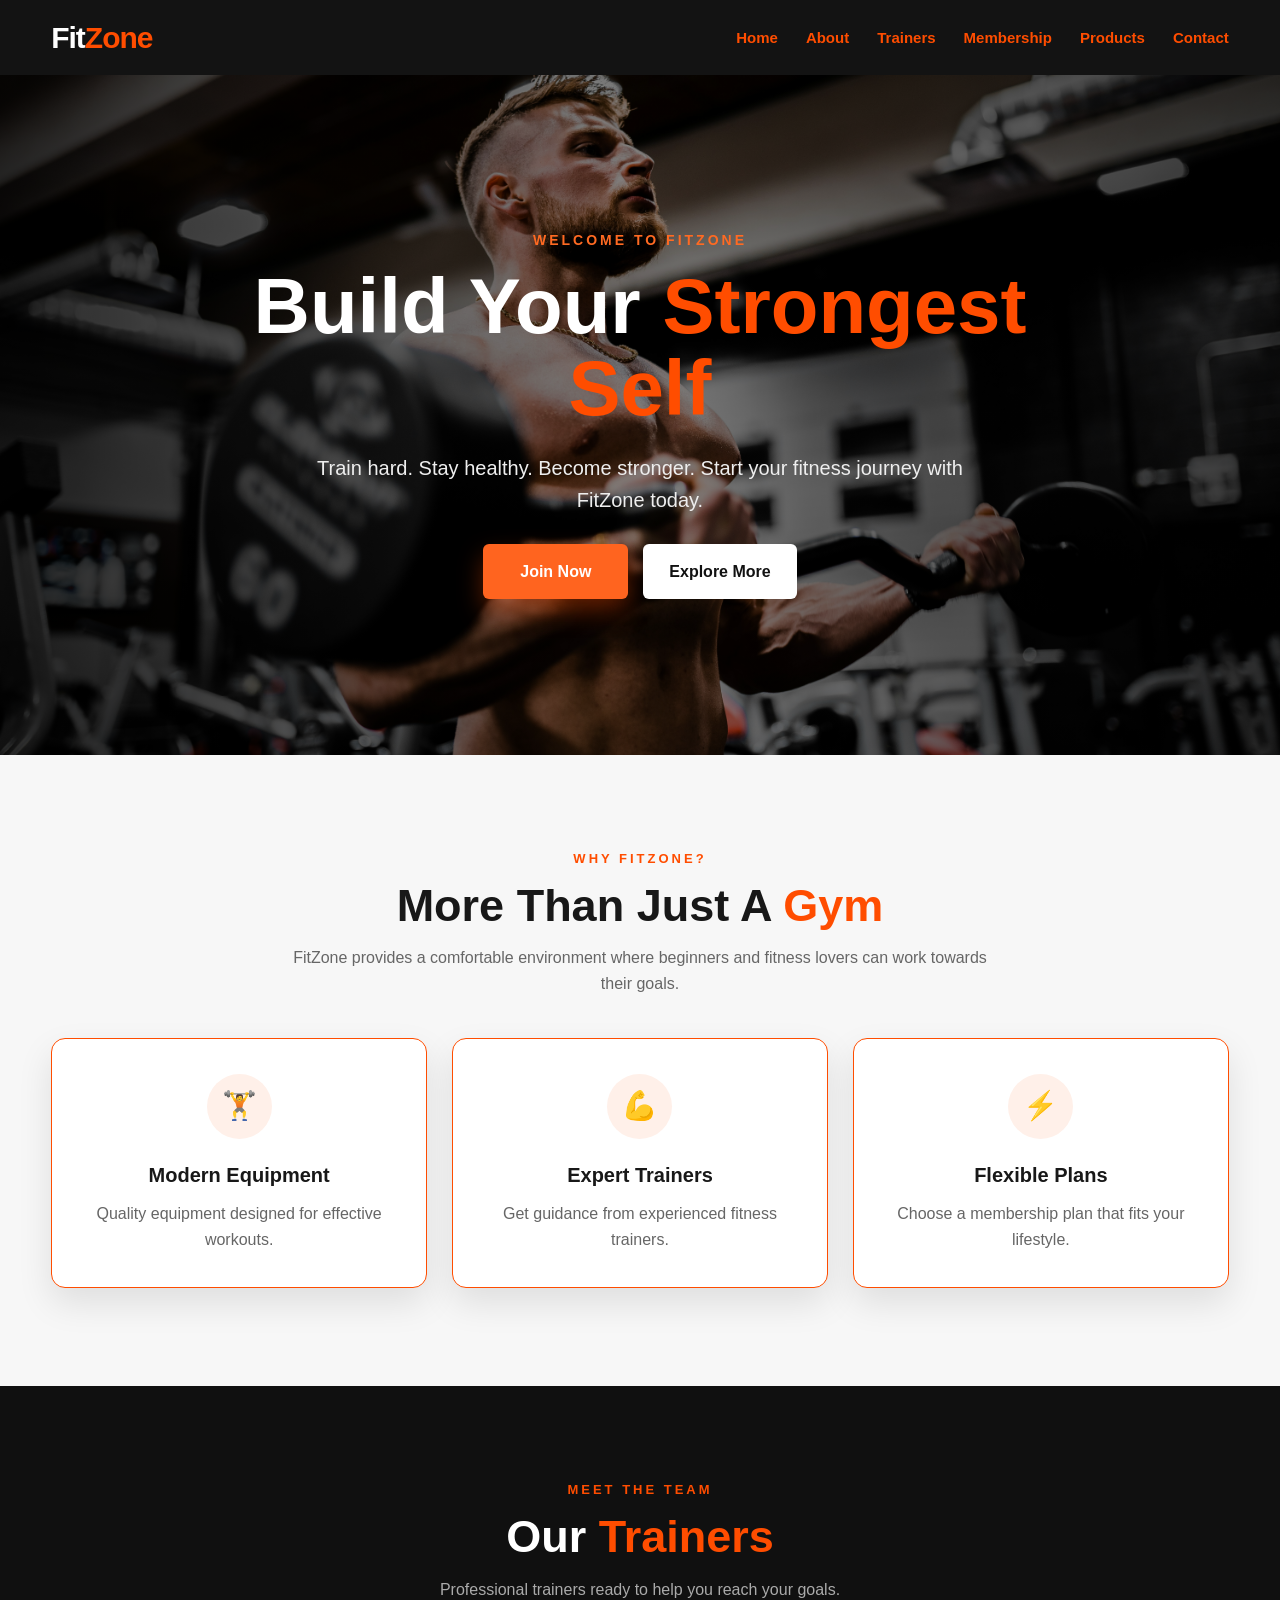
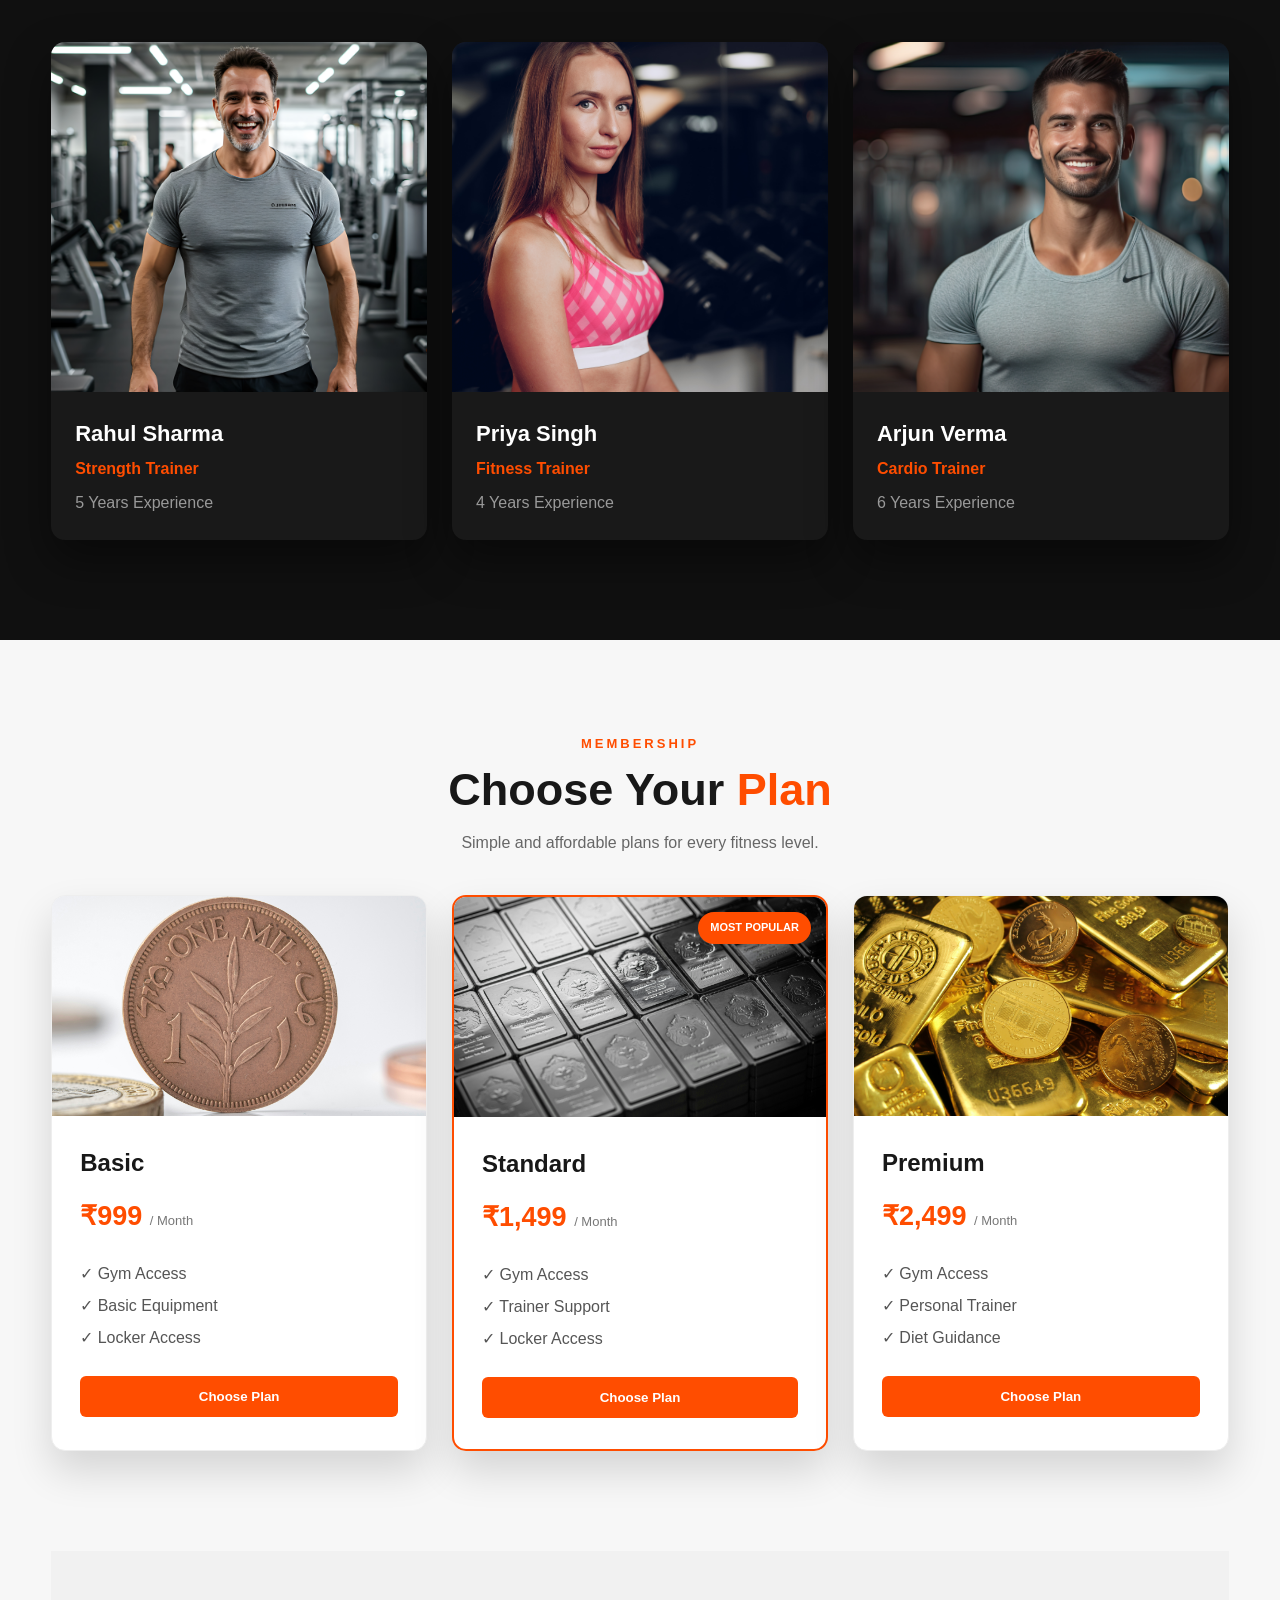
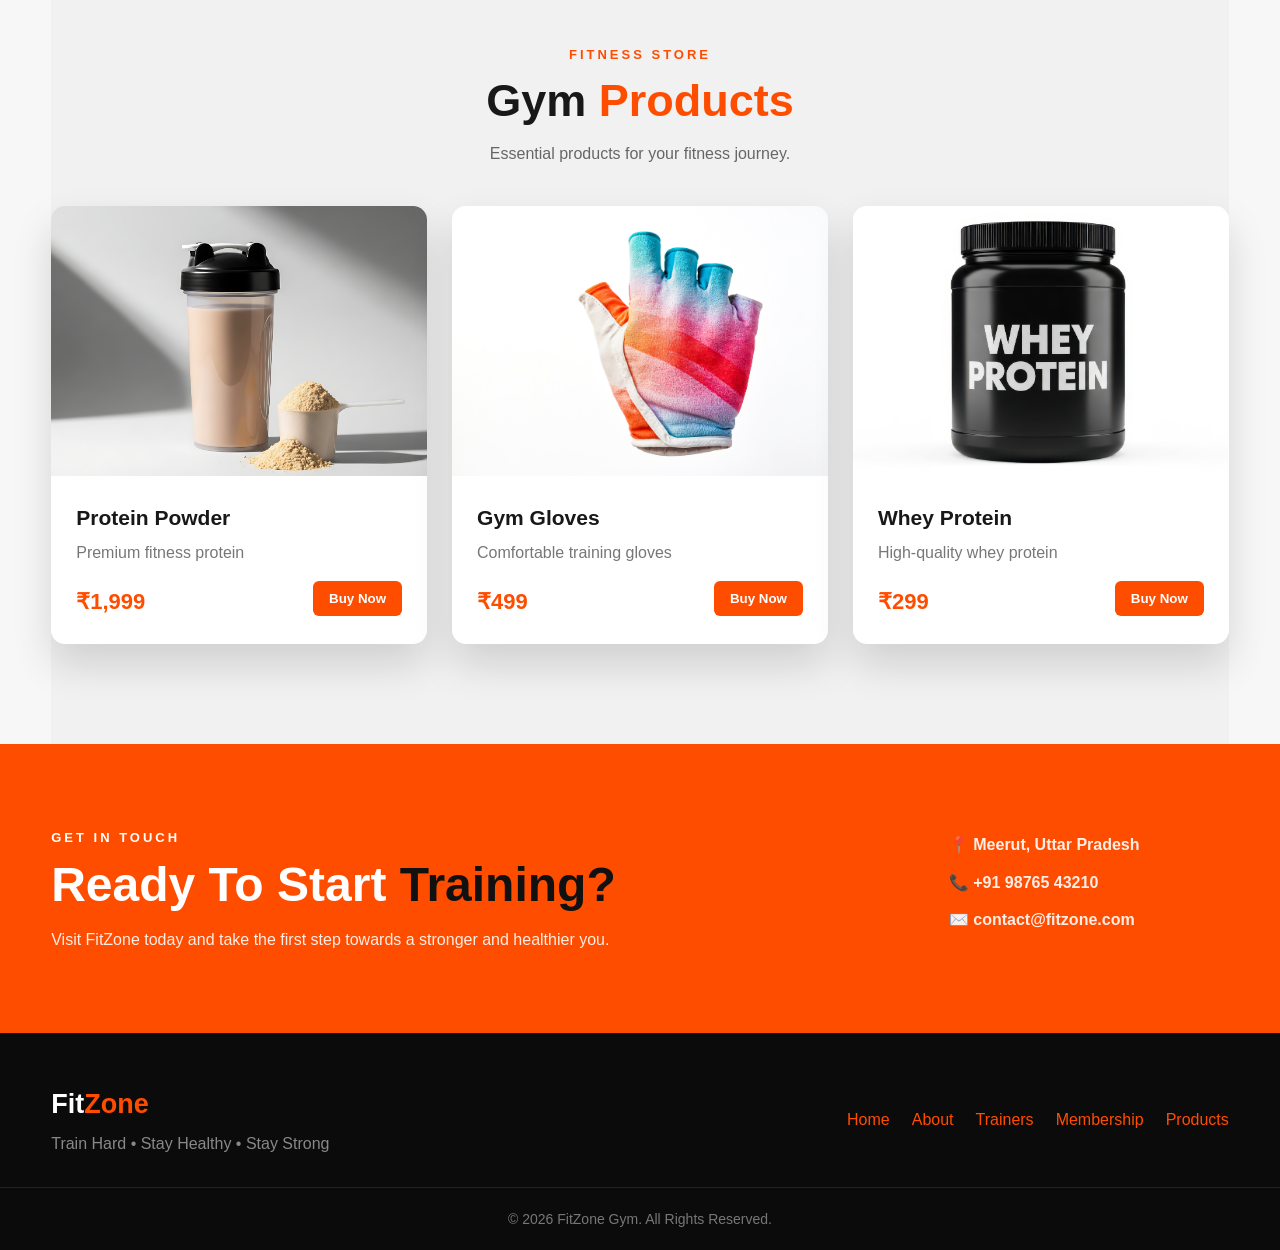
<file: gymflexapp/src/main/webapp/index.html>
<!DOCTYPE html>
<html lang="en">

<head>
    <meta charset="UTF-8">
    <meta name="viewport" content="width=device-width, initial-scale=1.0">
    <title>FitZone Gym</title>
    <link rel="stylesheet" href="style.css">
</head>

<body>

    <!-- ================= NAVBAR ================= -->
    <header id="header">
        <nav class="navbar">
            <a href="#home" class="logo">
                Fit<span>Zone</span>
            </a>
            <ul class="nav-links">
                <li><a href="#home">Home</a></li>
                <li><a href="#about">About</a></li>
                <li><a href="#trainers">Trainers</a></li>
                <li><a href="#membership">Membership</a></li>
                <li><a href="#products">Products</a></li>
                <li><a href="#contact">Contact</a></li>
            </ul>
        </nav>
    </header>

    <!-- ================= HOME ================= -->
    <section id="home" class="hero">
        <div class="hero-overlay"></div>
        <div class="hero-content">
            <span class="hero-tag">WELCOME TO FITZONE</span>
            <h1>
                Build Your
                <span>Strongest Self</span>
            </h1>
            <p>
                Train hard. Stay healthy. Become stronger.
                Start your fitness journey with FitZone today.
            </p>
            <div class="hero-buttons">
                <a href="#membership" class="btn primary-btn">
                    Join Now
                </a>
                <a href="#about" class="btn secondary-btn">
                    Explore More
                </a>
            </div>
        </div>
    </section>

    <!-- ================= ABOUT ================= -->
    <section id="about" class="section about-section">
        <div class="section-heading">
            <span>WHY FITZONE?</span>
            <h2>
                More Than Just A <strong>Gym</strong>
            </h2>
            <p>
                FitZone provides a comfortable environment where beginners
                and fitness lovers can work towards their goals.
            </p>
        </div>
        <div class="features">
            <div class="feature">
                <div class="feature-icon">🏋️</div>
                <h3>Modern Equipment</h3>
                <p>Quality equipment designed for effective workouts.</p>
            </div>
            <div class="feature">
                <div class="feature-icon">💪</div>
                <h3>Expert Trainers</h3>
                <p>Get guidance from experienced fitness trainers.</p>
            </div>
            <div class="feature">
                <div class="feature-icon">⚡</div>
                <h3>Flexible Plans</h3>
                <p>Choose a membership plan that fits your lifestyle.</p>
            </div>
        </div>
    </section>

    <!-- ================= TRAINERS ================= -->
    <section id="trainers" class="section dark-section">
        <div class="section-heading light-heading">
            <span>MEET THE TEAM</span>
            <h2>
                Our <strong>Trainers</strong>
            </h2>
            <p>Professional trainers ready to help you reach your goals.</p>
        </div>
        <div class="trainer-grid">
            <div class="trainer-card">
                <div class="trainer-image">
                    <img src="Images/gym1.jpg" alt="Rahul Sharma">
                </div>
                <div class="trainer-info">
                    <h3>Rahul Sharma</h3>
                    <span>Strength Trainer</span>
                    <p>5 Years Experience</p>
                </div>
            </div>
            <div class="trainer-card">
                <div class="trainer-image">
                    <img src="Images/gym2.jpg" alt="Priya Singh">
                </div>
                <div class="trainer-info">
                    <h3>Priya Singh</h3>
                    <span>Fitness Trainer</span>
                    <p>4 Years Experience</p>
                </div>
            </div>
            <div class="trainer-card">
                <div class="trainer-image">
                    <img src="Images/gym3.jpg" alt="Arjun Verma">
                </div>
                <div class="trainer-info">
                    <h3>Arjun Verma</h3>
                    <span>Cardio Trainer</span>
                    <p>6 Years Experience</p>
                </div>
            </div>
        </div>
    </section>

    <!-- ================= MEMBERSHIP ================= -->
    <section id="membership" class="section">
        <div class="section-heading">
            <span>MEMBERSHIP</span>
            <h2>
                Choose Your <strong>Plan</strong>
            </h2>
            <p>Simple and affordable plans for every fitness level.</p>
        </div>
        <div class="membership-grid">
            <div class="membership-card">
                <div class="membership-image">
                    <img src="Images/bronze.jpg" alt="Basic Membership">
                </div>
                <div class="membership-content">
                    <h3>Basic</h3>
                    <div class="price">
                        ₹999 <small>/ Month</small>
                    </div>
                    <ul>
                        <li>✓ Gym Access</li>
                        <li>✓ Basic Equipment</li>
                        <li>✓ Locker Access</li>
                    </ul>
                    <button class="card-btn">Choose Plan</button>
                </div>
            </div>
            <div class="membership-card featured">
                <div class="popular">MOST POPULAR</div>
                <div class="membership-image">
                    <img src="Images/silver.jpg" alt="Standard Membership">
                </div>
                <div class="membership-content">
                    <h3>Standard</h3>
                    <div class="price">
                        ₹1,499 <small>/ Month</small>
                    </div>
                    <ul>
                        <li>✓ Gym Access</li>
                        <li>✓ Trainer Support</li>
                        <li>✓ Locker Access</li>
                    </ul>
                    <button class="card-btn">Choose Plan</button>
                </div>
            </div>
            <div class="membership-card">
                <div class="membership-image">
                    <img src="Images/gold.jpg" alt="Premium Membership">
                </div>
                <div class="membership-content">
                    <h3>Premium</h3>
                    <div class="price">
                        ₹2,499 <small>/ Month</small>
                    </div>
                    <ul>
                        <li>✓ Gym Access</li>
                        <li>✓ Personal Trainer</li>
                        <li>✓ Diet Guidance</li>
                    </ul>
                    <button class="card-btn">Choose Plan</button>
                </div>
            </div>
        </div>
    </section>

    <!-- ================= PRODUCTS ================= -->
    <section id="products" class="section products-section">
        <div class="section-heading">
            <span>FITNESS STORE</span>
            <h2>
                Gym <strong>Products</strong>
            </h2>
            <p>Essential products for your fitness journey.</p>
        </div>
        <div class="product-grid">
            <div class="product-card">
                <div class="product-image">
                    <img src="Images/protein1.jpg" alt="Protein Powder">
                </div>
                <div class="product-content">
                    <h3>Protein Powder</h3>
                    <p>Premium fitness protein</p>
                    <div class="product-bottom">
                        <strong>₹1,999</strong>
                        <button class="buy-btn">Buy Now</button>
                    </div>
                </div>
            </div>
            <div class="product-card">
                <div class="product-image">
                    <img src="Images/gymgloves.jpg" alt="Gym Gloves">
                </div>
                <div class="product-content">
                    <h3>Gym Gloves</h3>
                    <p>Comfortable training gloves</p>
                    <div class="product-bottom">
                        <strong>₹499</strong>
                        <button class="buy-btn">Buy Now</button>
                    </div>
                </div>
            </div>
            <div class="product-card">
                <div class="product-image">
                    <img src="Images/wheyprotein.jpg" alt="Whey Protein">
                </div>
                <div class="product-content">
                    <h3>Whey Protein</h3>
                    <p>High-quality whey protein</p>
                    <div class="product-bottom">
                        <strong>₹299</strong>
                        <button class="buy-btn">Buy Now</button>
                    </div>
                </div>
            </div>
        </div>
    </section>

    <!-- ================= CONTACT ================= -->
    <section id="contact" class="contact-section">
        <div class="contact-container">
            <div>
                <span>GET IN TOUCH</span>
                <h2>
                    Ready To Start
                    <strong>Training?</strong>
                </h2>
                <p>
                    Visit FitZone today and take the first step
                    towards a stronger and healthier you.
                </p>
            </div>
            <div class="contact-details">
                <p>📍 Meerut, Uttar Pradesh</p>
                <p>📞 +91 98765 43210</p>
                <p>✉️ contact@fitzone.com</p>
            </div>
        </div>
    </section>

    <!-- ================= FOOTER ================= -->
    <footer>
        <div class="footer-content">
            <div class="footer-brand">
                <h3>Fit<span>Zone</span></h3>
                <p>Train Hard • Stay Healthy • Stay Strong</p>
            </div>
            <div class="footer-links">
                <a href="#home">Home</a>
                <a href="#about">About</a>
                <a href="#trainers">Trainers</a>
                <a href="#membership">Membership</a>
                <a href="#products">Products</a>
            </div>
        </div>
        <div class="footer-bottom">
            <p>© 2026 FitZone Gym. All Rights Reserved.</p>
        </div>
    </footer>

    <script src="javascript.js"></script>
</body>

</html>
</file>
<file: gymflexapp/src/main/webapp/style.css>
* {
    margin: 0;
    padding: 0;
    box-sizing: border-box;
}

html {
    scroll-behavior: smooth;
}

body {
    font-family: Arial, Helvetica, sans-serif;
    line-height: 1.6;
    background: #f7f7f7;
    color: #181818;
}

img {
    width: 100%;
    display: block;
}

a {
    text-decoration: none;
}

button {
    font-family: inherit;
}

/* ---------- NAVBAR ---------- */

header {
    position: sticky;
    top: 0;
    z-index: 1000;

    background: rgba(10, 10, 10, 0.96);

    transition: 0.3s ease;

}

header.scrolled {
    background: #080808;
    box-shadow: 0 5px 25px rgba(0, 0, 0, 0.35);
}

.navbar {
    width: min(1200px, 92%);
    min-height: 75px;
    margin: auto;

    display: flex;
    justify-content: space-between;
    align-items: center;

}

.logo {
    color: white;
    font-size: 30px;
    font-weight: 800;
    letter-spacing: -1px;
}

.logo span,
.footer-brand span {
    color: #ff4d00;
}

.nav-links {
    display: flex;
    align-items: center;
    gap: 28px;

    list-style: none;

}

.nav-links a {
    position: relative;

    color: #ffffff;
    font-size: 15px;
    font-weight: 600;

    transition: color 0.3s ease;

}

.nav-links a::after {
    content: "";

    position: absolute;
    left: 0;
    bottom: -7px;

    width: 0;
    height: 2px;

    background: #ff4d00;

    transition: width 0.3s ease;

}

.nav-links a {
    color: #ff4d00;
}

.nav-links a:hover::after {
    width: 100%;
}

/* ---------- HERO ---------- */

.hero {
    min-height: 680px;
    position: relative;
    display: flex;
    justify-content: center;
    align-items: center;
    text-align: center;
    
    /* Use root-absolute path */
    background-image: url("Images/landingphoto.jpg");
    
    background-size: cover;
    background-position: center;
    background-repeat: no-repeat;
    color: white;
}
.hero-overlay {
    position: absolute;
    inset: 0;

    background:
        linear-gradient(90deg,
            rgba(0, 0, 0, 0.82),
            rgba(0, 0, 0, 0.45),
            rgba(0, 0, 0, 0.75));

}

.hero-content {
    position: relative;
    z-index: 1;

    width: min(850px, 90%);

    animation: heroAppear 1s ease forwards;

}

.hero-tag {
    display: inline-block;

    margin-bottom: 15px;

    color: #ff6a22;

    font-size: 14px;
    font-weight: 800;
    letter-spacing: 3px;

}

.hero-content h1 {
    font-size: clamp(42px, 7vw, 78px);
    line-height: 1.05;

    margin-bottom: 22px;

    font-weight: 900;

}

.hero-content h1 span {
    color: #ff4d00;
}

.hero-content p {
    max-width: 650px;

    margin: 0 auto 32px;

    color: #eeeeee;

    font-size: clamp(16px, 2vw, 20px);

}

.hero-buttons {
    display: flex;
    justify-content: center;
    gap: 15px;

    flex-wrap: wrap;

}

.btn {
    display: inline-flex;
    justify-content: center;
    align-items: center;

    min-width: 145px;

    padding: 14px 25px;

    border-radius: 6px;

    font-weight: 700;

    transition:
        transform 0.3s ease,
        background 0.3s ease,
        box-shadow 0.3s ease;

}

.primary-btn {
    background: #ff4d00;
    color: white;
}

.primary-btn {
    background: #ff641f;

    transform: translateY(-4px);

    box-shadow: 0 12px 25px rgba(255, 77, 0, 0.35);

}

.secondary-btn {
    border: 1px solid rgba(255, 255, 255, 0.7);

    color: white;

}

.secondary-btn {
    background: white;
    color: #111;

    transform: translateY(-4px);

}

/* ---------- GENERAL SECTION ---------- */

.section {
    width: min(1200px, 92%);

    margin: auto;

    padding: 90px 0;

}

.section-heading {
    max-width: 700px;

    margin: 0 auto 50px;

    text-align: center;

}

.section-heading>span,
.contact-section span {
    color: #ff4d00;

    font-size: 13px;
    font-weight: 800;

    letter-spacing: 3px;

}

.section-heading h2 {
    margin: 10px 0 15px;

    font-size: clamp(32px, 5vw, 45px);

    line-height: 1.1;

}

.section-heading strong {
    color: #ff4d00;
}

.section-heading p {
    color: #666;
    font-size: 16px;
}

/* ---------- FEATURES ---------- */

.features {
    display: grid;

    grid-template-columns: repeat(3, 1fr);

    gap: 25px;

}

.feature {
    padding: 35px 28px;

    background: white;

    border: 1px solid #eeeeee;

    border-radius: 14px;

    text-align: center;

    transition:
        transform 0.3s ease,
        box-shadow 0.3s ease,
        border-color 0.3s ease;

}

.feature {
    transform: translateY(-8px);

    border-color: #ff4d00;

    box-shadow: 0 15px 35px rgba(0, 0, 0, 0.10);

}

.feature-icon {
    width: 65px;
    height: 65px;

    margin: 0 auto 20px;

    display: flex;
    justify-content: center;
    align-items: center;

    border-radius: 50%;

    background: #fff0e9;

    font-size: 28px;

}

.feature h3 {
    margin-bottom: 10px;

    font-size: 20px;

}

.feature p {
    color: #666;
}

/* ---------- DARK SECTION ---------- */

.dark-section {
    width: 100%;

    background: #101010;

    color: white;

    padding-left: 4%;
    padding-right: 4%;

}

.light-heading p {
    color: #aaaaaa;
}

/* ---------- TRAINERS ---------- */

.trainer-grid {
    width: min(1200px, 100%);

    margin: auto;

    display: grid;

    grid-template-columns: repeat(3, 1fr);

    gap: 25px;

}

.trainer-card {
    overflow: hidden;

    background: #191919;

    border-radius: 14px;

    transition:
        transform 0.35s ease,
        box-shadow 0.35s ease;

}

.trainer-card {
    transform: translateY(-10px);

    box-shadow: 0 20px 45px rgba(0, 0, 0, 0.45);

}

.trainer-image {
    height: 350px;

    overflow: hidden;

}

.trainer-image img {
    width: 100%;
    height: 100%;

    object-fit: cover;

    transition: transform 0.5s ease;

}

.trainer-card .trainer-image img {
    transform: scale(1.08);
}

.trainer-info {
    padding: 24px;
}

.trainer-info h3 {
    margin-bottom: 5px;

    font-size: 22px;

}

.trainer-info span {
    color: #ff4d00;

    font-weight: 700;

}

.trainer-info p {
    margin-top: 8px;

    color: #999;

}

/* ---------- MEMBERSHIP ---------- */

.membership-grid {
    display: grid;

    grid-template-columns: repeat(3, 1fr);

    gap: 25px;

}

.membership-card {
    position: relative;

    overflow: hidden;

    background: white;

    border: 1px solid #eeeeee;

    border-radius: 14px;

    box-shadow: 0 8px 25px rgba(0, 0, 0, 0.06);

    transition:
        transform 0.35s ease,
        box-shadow 0.35s ease;

}

.membership-card {
    transform: translateY(-10px);

    box-shadow: 0 20px 40px rgba(0, 0, 0, 0.14);

}

.membership-card.featured {
    border: 2px solid #ff4d00;
}

.popular {
    position: absolute;

    top: 15px;
    right: 15px;

    z-index: 2;

    padding: 7px 12px;

    border-radius: 20px;

    background: #ff4d00;

    color: white;

    font-size: 11px;
    font-weight: 800;

}

.membership-image {
    height: 220px;

    overflow: hidden;

}

.membership-image img {
    width: 100%;
    height: 100%;

    object-fit: cover;

    transition: transform 0.5s ease;

}

.membership-card .membership-image img {
    transform: scale(1.08);
}

.membership-content {
    padding: 28px;
}

.membership-content h3 {
    font-size: 24px;
}

.price {
    margin: 12px 0 20px;

    color: #ff4d00;

    font-size: 27px;
    font-weight: 800;

}

.price small {
    color: #777;

    font-size: 13px;
    font-weight: 400;

}

.membership-content ul {
    margin-bottom: 25px;

    list-style: none;

    color: #555;

    line-height: 2;

}

.card-btn,
.buy-btn {
    border: none;

    background: #111;

    color: white;

    cursor: pointer;

    transition:
        background 0.3s ease,
        transform 0.3s ease;

}

.card-btn {
    width: 100%;

    padding: 13px;

    border-radius: 6px;

    font-weight: 700;

}

.card-btn,
.buy-btn {
    background: #ff4d00;

    transform: translateY(-3px);

}

/* ---------- PRODUCTS ---------- */

.products-section {
    background: #f1f1f1;
}

.product-grid {
    display: grid;

    grid-template-columns: repeat(3, 1fr);

    gap: 25px;

}

.product-card {
    overflow: hidden;

    background: white;

    border-radius: 14px;

    box-shadow: 0 8px 25px rgba(0, 0, 0, 0.07);

    transition:
        transform 0.35s ease,
        box-shadow 0.35s ease;

}

.product-card {
    transform: translateY(-10px);

    box-shadow: 0 20px 40px rgba(0, 0, 0, 0.14);

}

.product-image {
    height: 270px;

    overflow: hidden;

    background: #eeeeee;

}

.product-image img {
    width: 100%;
    height: 100%;

    object-fit: cover;

    transition: transform 0.5s ease;

}

.product-card .product-image img {
    transform: scale(1.08);
}

.product-content {
    padding: 25px;
}

.product-content h3 {
    font-size: 21px;
}

.product-content>p {
    margin: 5px 0 18px;

    color: #777;

}

.product-bottom {
    display: flex;

    justify-content: space-between;
    align-items: center;

    gap: 15px;

}

.product-bottom strong {
    color: #ff4d00;

    font-size: 22px;

}

.buy-btn {
    padding: 10px 16px;

    border-radius: 6px;

    font-weight: 700;

}

/* ---------- CONTACT ---------- */

.contact-section {
    padding: 80px 4%;

    background: #ff4d00;

    color: white;

}

.contact-container {
    width: min(1200px, 100%);

    margin: auto;

    display: flex;
    justify-content: space-between;
    align-items: center;

    gap: 50px;

}

.contact-section span {
    color: white;
}

.contact-section h2 {
    max-width: 600px;

    margin: 10px 0 15px;

    font-size: clamp(32px, 5vw, 48px);

    line-height: 1.1;

}

.contact-section h2 strong {
    color: #111;
}

.contact-section p {
    max-width: 600px;

    color: rgba(255, 255, 255, 0.9);

}

.contact-details {
    min-width: 280px;
}

.contact-details p {
    margin-bottom: 12px;

    font-weight: 600;

}

/* ---------- FOOTER ---------- */

footer {
    background: #0b0b0b;

    color: white;

}

.footer-content {
    width: min(1200px, 92%);

    margin: auto;

    padding: 50px 0 30px;

    display: flex;
    justify-content: space-between;
    align-items: center;

    gap: 30px;

}

.footer-brand h3 {
    font-size: 27px;
}

.footer-brand p {
    margin-top: 5px;

    color: #888;

}

.footer-links {
    display: flex;

    gap: 22px;

    flex-wrap: wrap;

}

.footer-links a {
    color: #aaa;

    transition: color 0.3s ease;

}

.footer-links a {
    color: #ff4d00;
}

.footer-bottom {
    padding: 20px;

    border-top: 1px solid #222;

    text-align: center;

    color: #777;

    font-size: 14px;

}

/* ---------- ANIMATION ---------- */

@keyframes heroAppear {

    from {
        opacity: 0;
        transform: translateY(25px);
    }

    to {
        opacity: 1;
        transform: translateY(0);
    }

}

/* =========================================
TABLET
========================================= */

@media (max-width: 900px) {

    .nav-links {
        gap: 15px;
    }

    .features,
    .trainer-grid,
    .membership-grid,
    .product-grid {
        grid-template-columns: repeat(2, 1fr);
    }

    .trainer-image {
        height: 320px;
    }

    .contact-container {
        flex-direction: column;
        align-items: flex-start;
    }

}

/* =========================================
MOBILE
========================================= */

@media (max-width: 650px) {

    .navbar {
        min-height: auto;

        padding: 18px 0;

        flex-direction: column;

        gap: 15px;
    }

    .nav-links {
        width: 100%;

        justify-content: center;

        gap: 13px 18px;

        flex-wrap: wrap;
    }

    .nav-links a {
        font-size: 13px;
    }

    .hero {
        min-height: 590px;

        background-position: center;
    }

    .hero-content h1 {
        font-size: 43px;
    }

    .hero-content p {
        font-size: 16px;
    }

    .section {
        width: 92%;

        padding: 65px 0;
    }

    .features,
    .trainer-grid,
    .membership-grid,
    .product-grid {
        grid-template-columns: 1fr;
    }

    .feature {
        padding: 30px 22px;
    }

    .trainer-image {
        height: 380px;
    }

    .membership-image {
        height: 240px;
    }

    .product-image {
        height: 280px;
    }

    .contact-container {
        gap: 30px;
    }

    .footer-content {
        flex-direction: column;

        align-items: flex-start;
    }

    .footer-links {
        gap: 12px 18px;
    }

}

/* =========================================
SMALL MOBILE
========================================= */

@media (max-width: 400px) {

    .logo {
        font-size: 26px;
    }

    .nav-links {
        gap: 10px 13px;
    }

    .hero-content h1 {
        font-size: 37px;
    }

    .hero-buttons {
        flex-direction: column;
    }

    .btn {
        width: 100%;
    }

    .trainer-image {
        height: 330px;
    }

}
</file>
